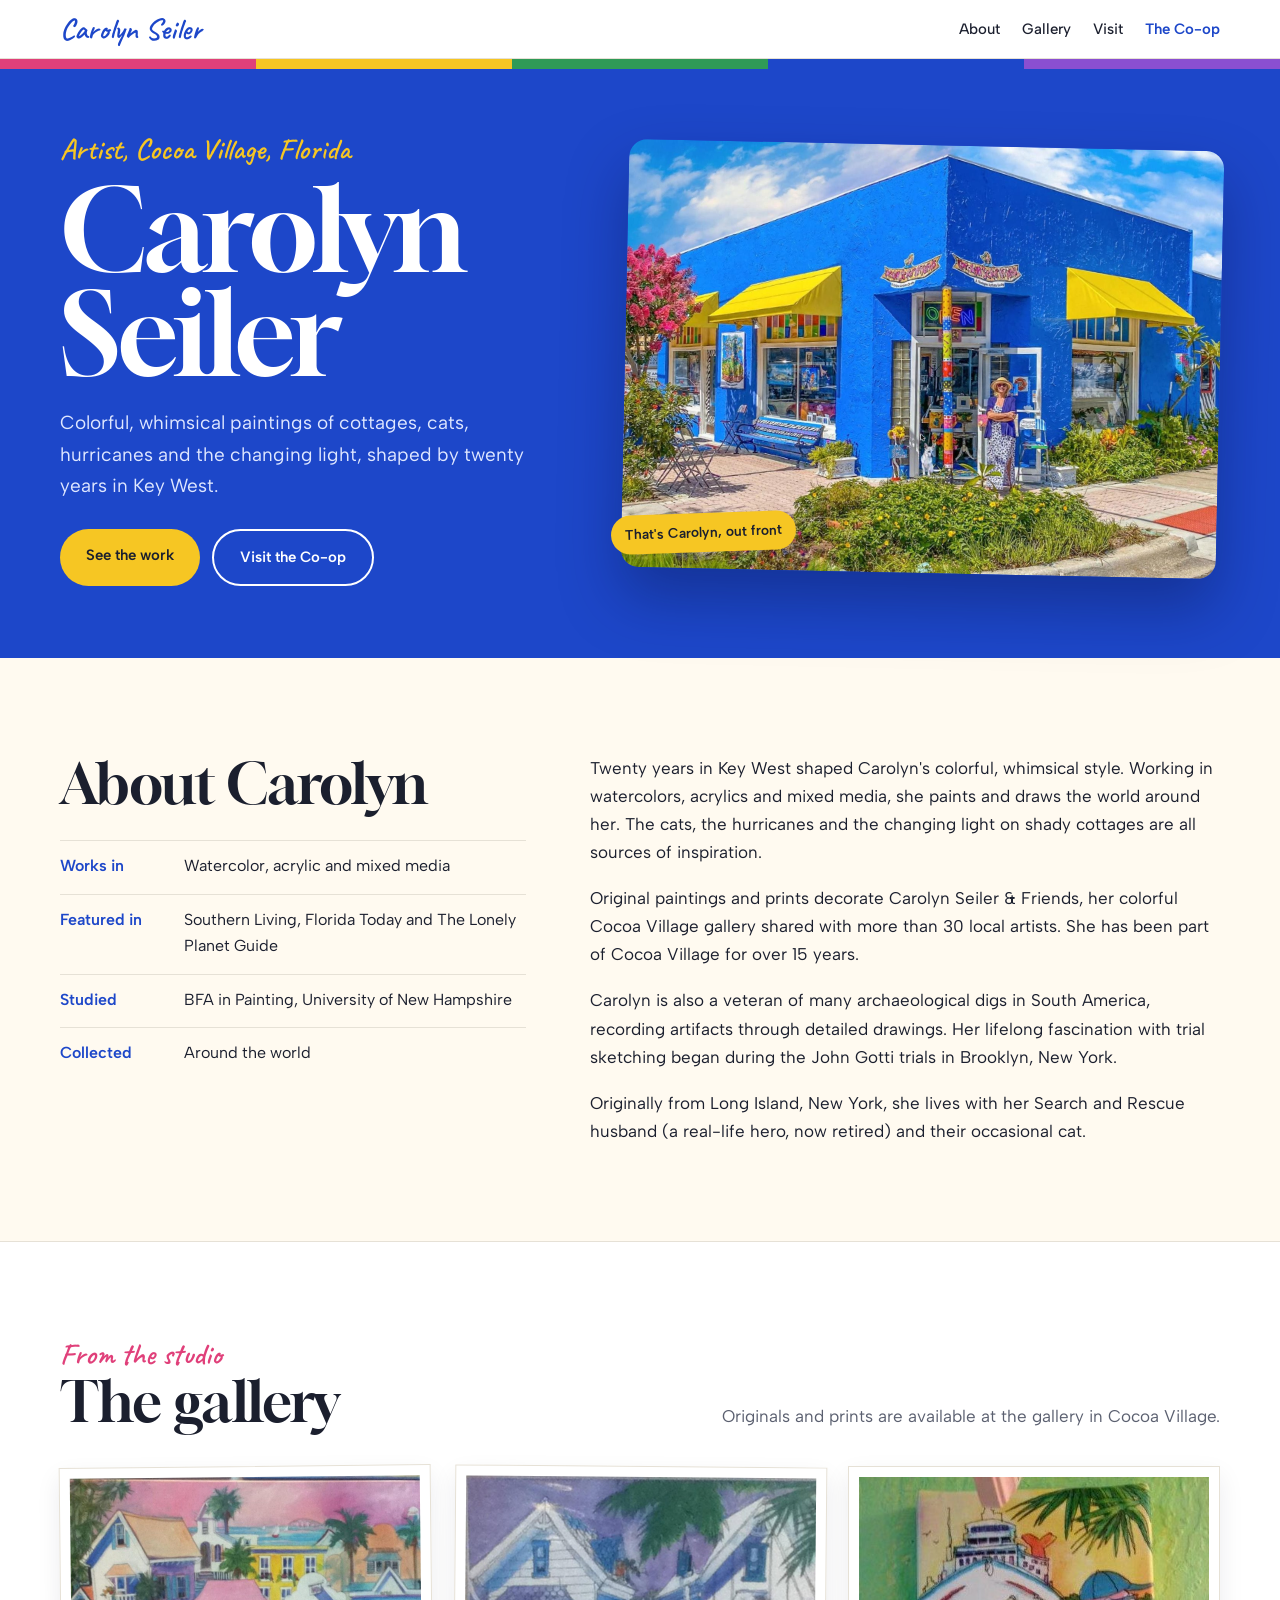
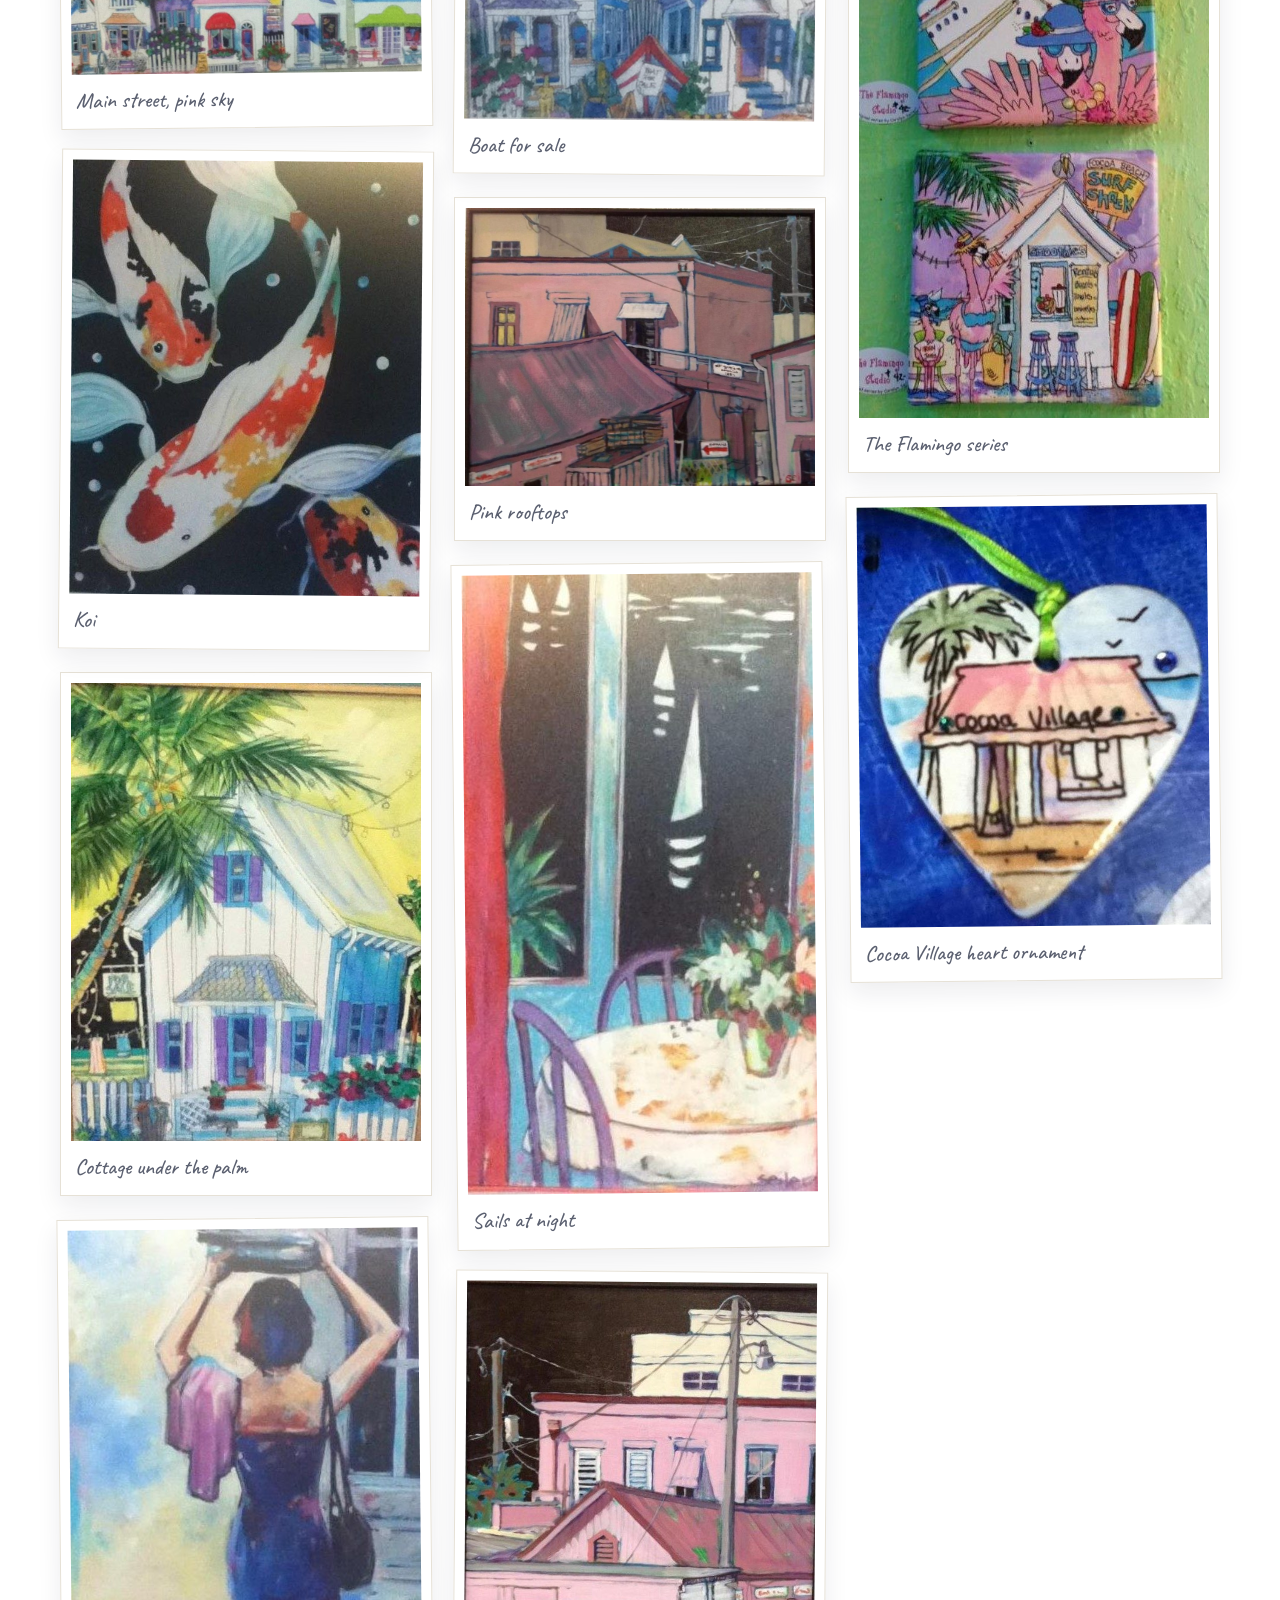
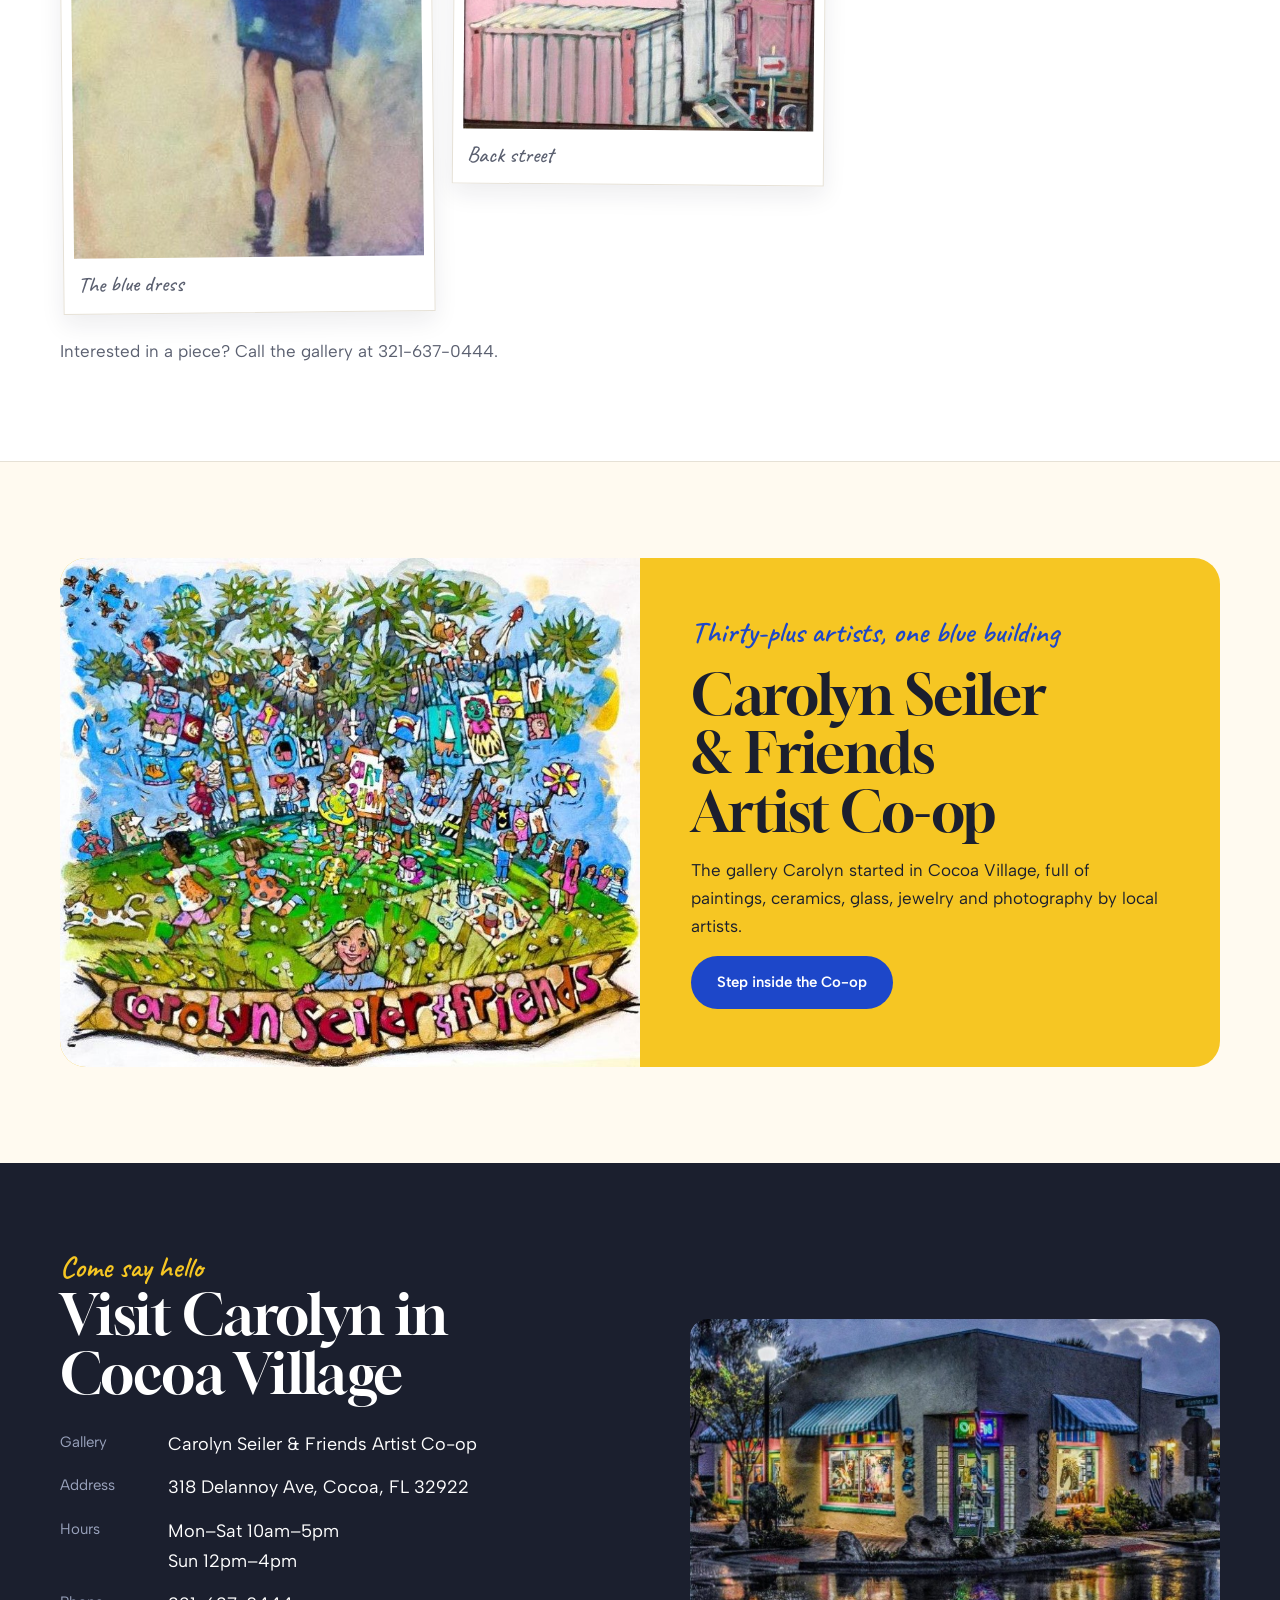
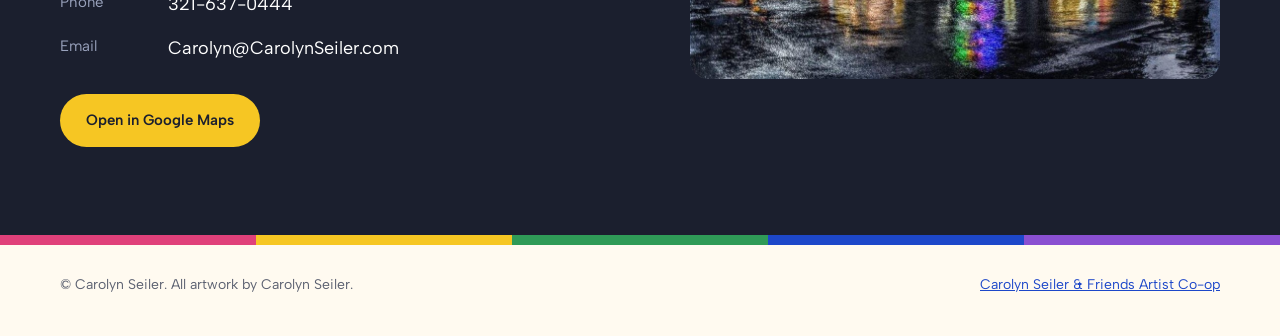
<file: index.html>
<!doctype html>
<html lang="en">
<head>
<meta charset="utf-8">
<meta name="robots" content="noindex">
<meta name="viewport" content="width=device-width, initial-scale=1">
<title>Carolyn Seiler • Artist</title>
<meta name="description" content="Carolyn Seiler is a Cocoa Village, Florida artist known for colorful, whimsical paintings of Key West cottages, cats and coastal light. Visit her at Carolyn Seiler &amp; Friends Artist Co-op.">
<link rel="preconnect" href="https://fonts.googleapis.com">
<link rel="preconnect" href="https://fonts.gstatic.com" crossorigin>
<link rel="stylesheet" href="https://fonts.googleapis.com/css2?family=Gloock&family=Caveat:wght@500;600&family=Albert+Sans:wght@400;500;600&display=swap">
<link rel="stylesheet" href="style.css">
</head>
<body>

<header class="bar gut">
  <div class="inner">
    <a class="sig" href="index.html">Carolyn Seiler</a>
    <nav aria-label="Main">
      <a href="#about">About</a>
      <a href="#gallery">Gallery</a>
      <a href="#visit">Visit</a>
      <a class="coop" href="coop.html">The Co-op</a>
    </nav>
  </div>
</header>
<div class="stripe" aria-hidden="true"></div>

<main>
  <section class="a-hero gut">
    <div class="inner">
      <div>
        <span class="hand">Artist, Cocoa Village, Florida</span>
        <h1>Carolyn Seiler</h1>
        <p>Colorful, whimsical paintings of cottages, cats, hurricanes and the changing light, shaped by twenty years in Key West.</p>
        <div class="actions">
          <a class="btn btn-sun" href="#gallery">See the work</a>
          <a class="btn btn-line" style="border-color:#fff;color:#fff" href="coop.html">Visit the Co-op</a>
        </div>
      </div>
      <figure>
        <img src="shop.jpg" alt="Carolyn Seiler standing outside her bright blue gallery in Cocoa Village">
        <figcaption>That's Carolyn, out front</figcaption>
      </figure>
    </div>
  </section>

  <section class="about gut" id="about">
    <div class="inner">
      <div>
        <h2 class="sec">About Carolyn</h2>
        <ul class="facts">
          <li><b>Works in</b><span>Watercolor, acrylic and mixed media</span></li>
          <li><b>Featured in</b><span>Southern Living, Florida Today and The Lonely Planet Guide</span></li>
          <li><b>Studied</b><span>BFA in Painting, University of New Hampshire</span></li>
          <li><b>Collected</b><span>Around the world</span></li>
        </ul>
      </div>
      <div class="copy">
        <p>Twenty years in Key West shaped Carolyn's colorful, whimsical style. Working in watercolors, acrylics and mixed media, she paints and draws the world around her. The cats, the hurricanes and the changing light on shady cottages are all sources of inspiration.</p>
        <p>Original paintings and prints decorate Carolyn Seiler &amp; Friends, her colorful Cocoa Village gallery shared with more than 30 local artists. She has been part of Cocoa Village for over 15 years.</p>
        <p>Carolyn is also a veteran of many archaeological digs in South America, recording artifacts through detailed drawings. Her lifelong fascination with trial sketching began during the John Gotti trials in Brooklyn, New York.</p>
        <p>Originally from Long Island, New York, she lives with her Search and Rescue husband (a real-life hero, now retired) and their occasional cat.</p>
      </div>
    </div>
  </section>

  <section class="gallery gut" id="gallery">
    <div class="inner">
      <div class="g-head">
        <div><span class="hand">From the studio</span><h2 class="sec">The gallery</h2></div>
        <p class="lede">Originals and prints are available at the gallery in Cocoa Village.</p>
      </div>
      <div class="wall">
        <figure class="piece"><img src="street.jpg" alt="Painting of a colorful row of Key West shops under a pink sky" loading="lazy"><figcaption>Main street, pink sky</figcaption></figure>
        <figure class="piece"><img src="koi.jpg" alt="Painting of koi fish on a dark background" loading="lazy"><figcaption>Koi</figcaption></figure>
        <figure class="piece"><img src="yellow.jpg" alt="Painting of a white cottage under a palm tree with a yellow sky" loading="lazy"><figcaption>Cottage under the palm</figcaption></figure>
        <figure class="piece"><img src="woman.jpg" alt="Painting of a woman in a blue dress seen from behind" loading="lazy"><figcaption>The blue dress</figcaption></figure>
        <figure class="piece"><img src="cottages.jpg" alt="Painting of two white cottages with a boat for sale" loading="lazy"><figcaption>Boat for sale</figcaption></figure>
        <figure class="piece"><img src="rooftops.jpg" alt="Painting of pink buildings and tin rooftops" loading="lazy"><figcaption>Pink rooftops</figcaption></figure>
        <figure class="piece"><img src="sailboat.jpg" alt="Painting of a window looking out at sailboats at night" loading="lazy"><figcaption>Sails at night</figcaption></figure>
        <figure class="piece"><img src="pinkbldg.jpg" alt="Painting of a pink building with power lines" loading="lazy"><figcaption>Back street</figcaption></figure>
        <figure class="piece"><img src="flamingo.jpg" alt="Two painted tiles of flamingos at a cruise ship and a surf shack" loading="lazy"><figcaption>The Flamingo series</figcaption></figure>
        <figure class="piece"><img src="heart.jpg" alt="Hand-painted heart ornament of a Cocoa Village shop" loading="lazy"><figcaption>Cocoa Village heart ornament</figcaption></figure>
      </div>
      <p class="g-note">Interested in a piece? Call the gallery at 321-637-0444.</p>
    </div>
  </section>

  <section class="invite gut">
    <div class="inner">
      <div class="card">
        <img src="illustration.jpg" alt="Carolyn's illustration of artists and children painting under a tree, titled Carolyn Seiler and Friends" loading="lazy">
        <div class="text">
          <span class="hand">Thirty-plus artists, one blue building</span>
          <h2 class="sec">Carolyn Seiler &amp; Friends Artist Co-op</h2>
          <p class="lede" style="color:var(--ink)">The gallery Carolyn started in Cocoa Village, full of paintings, ceramics, glass, jewelry and photography by local artists.</p>
          <div class="actions"><a class="btn btn-blue" href="coop.html">Step inside the Co-op</a></div>
        </div>
      </div>
    </div>
  </section>

  <section class="visit gut" id="visit">
    <div class="inner">
      <div>
        <span class="hand" style="color:var(--sun)">Come say hello</span>
        <h2 class="sec">Visit Carolyn in Cocoa Village</h2>
        <dl>
          <dt>Gallery</dt><dd>Carolyn Seiler &amp; Friends Artist Co-op</dd>
          <dt>Address</dt><dd class="sel">318 Delannoy Ave, Cocoa, FL 32922</dd>
          <dt>Hours</dt><dd>Mon–Sat 10am–5pm<br>Sun 12pm–4pm</dd>
          <dt>Phone</dt><dd class="sel">321-637-0444</dd>
          <dt>Email</dt><dd class="sel">Carolyn@CarolynSeiler.com</dd>
        </dl>
        <div class="actions">
          <a class="btn btn-sun" href="https://www.google.com/maps?q=318+Delannoy+Ave,+Cocoa,+FL+32922" target="_blank" rel="noopener">Open in Google Maps</a>
        </div>
      </div>
      <figure><img src="night.jpg" alt="The gallery at night with its neon OPEN sign reflected on a wet street" loading="lazy"></figure>
    </div>
  </section>
</main>

<div class="stripe" aria-hidden="true"></div>
<footer class="gut">
  <div class="inner">
    <span>© Carolyn Seiler. All artwork by Carolyn Seiler.</span>
    <a href="coop.html">Carolyn Seiler &amp; Friends Artist Co-op</a>
  </div>
</footer>
</body>
</html>
</file>
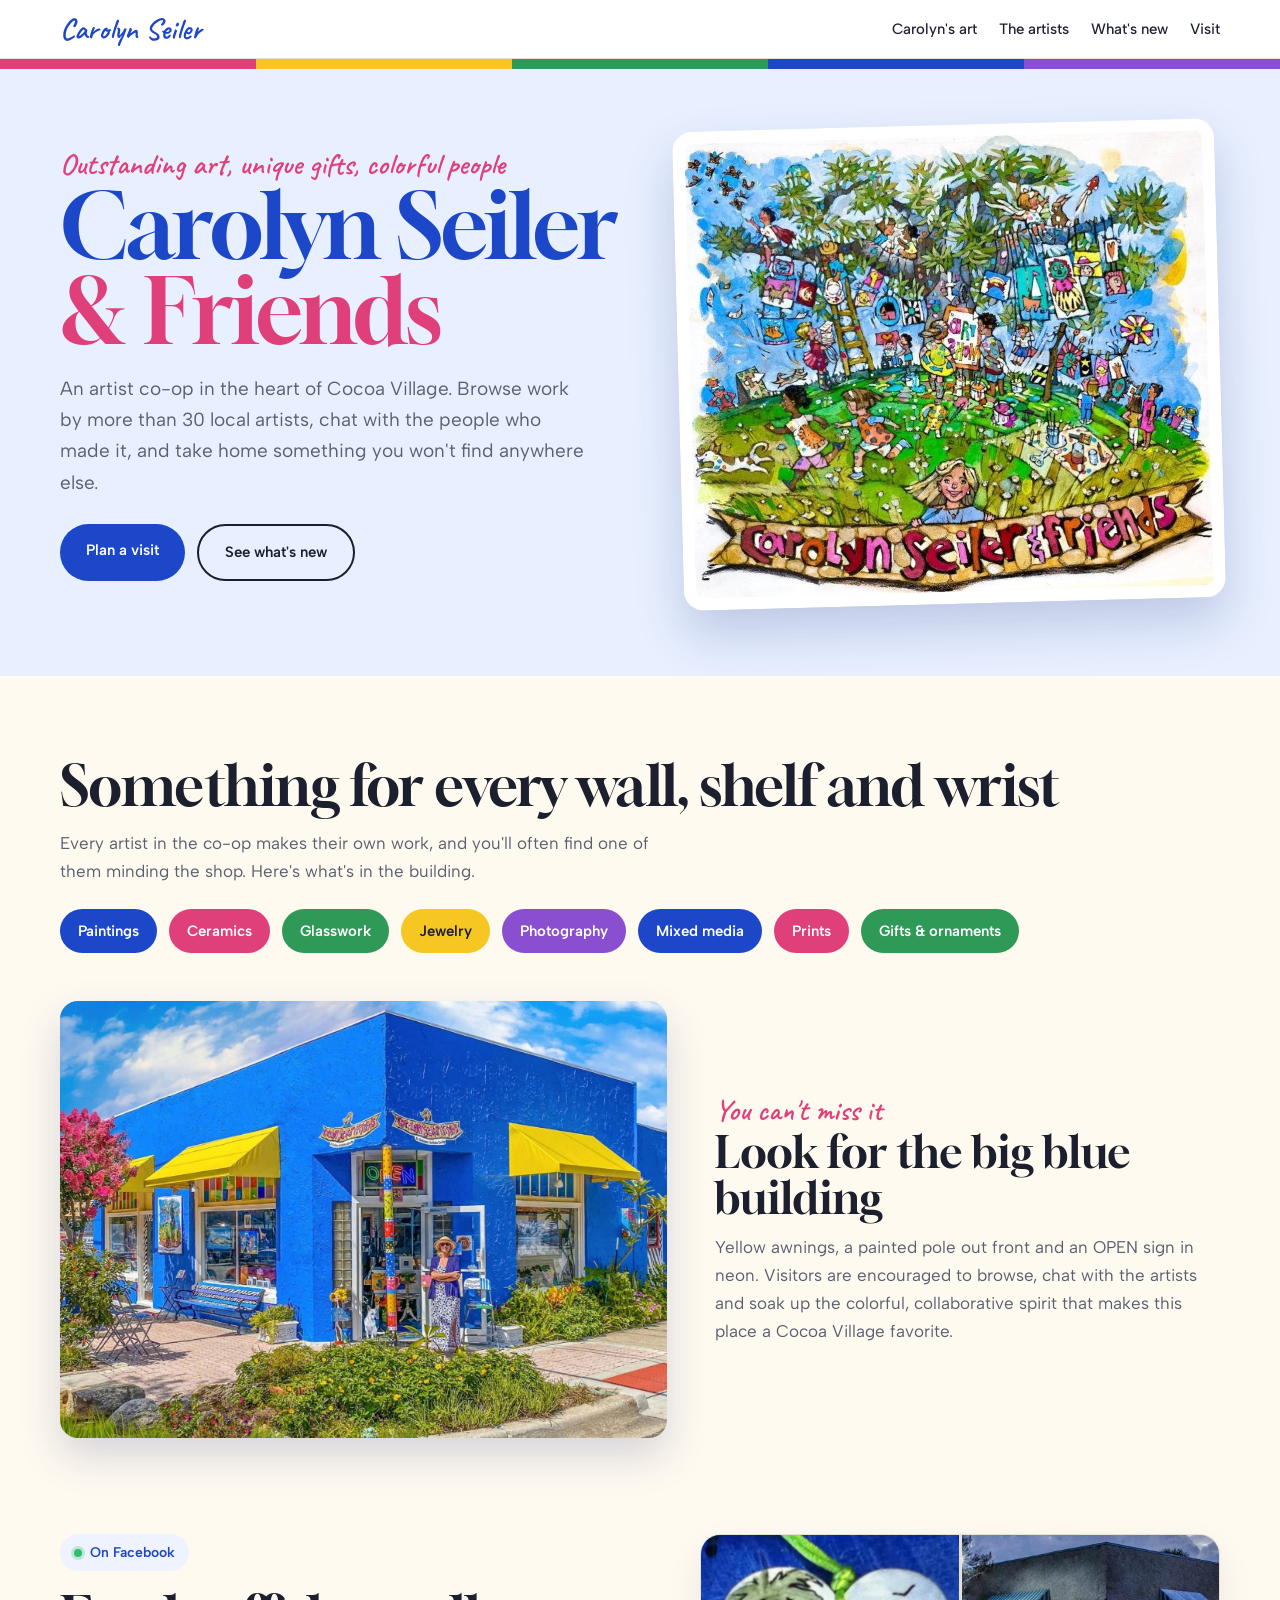
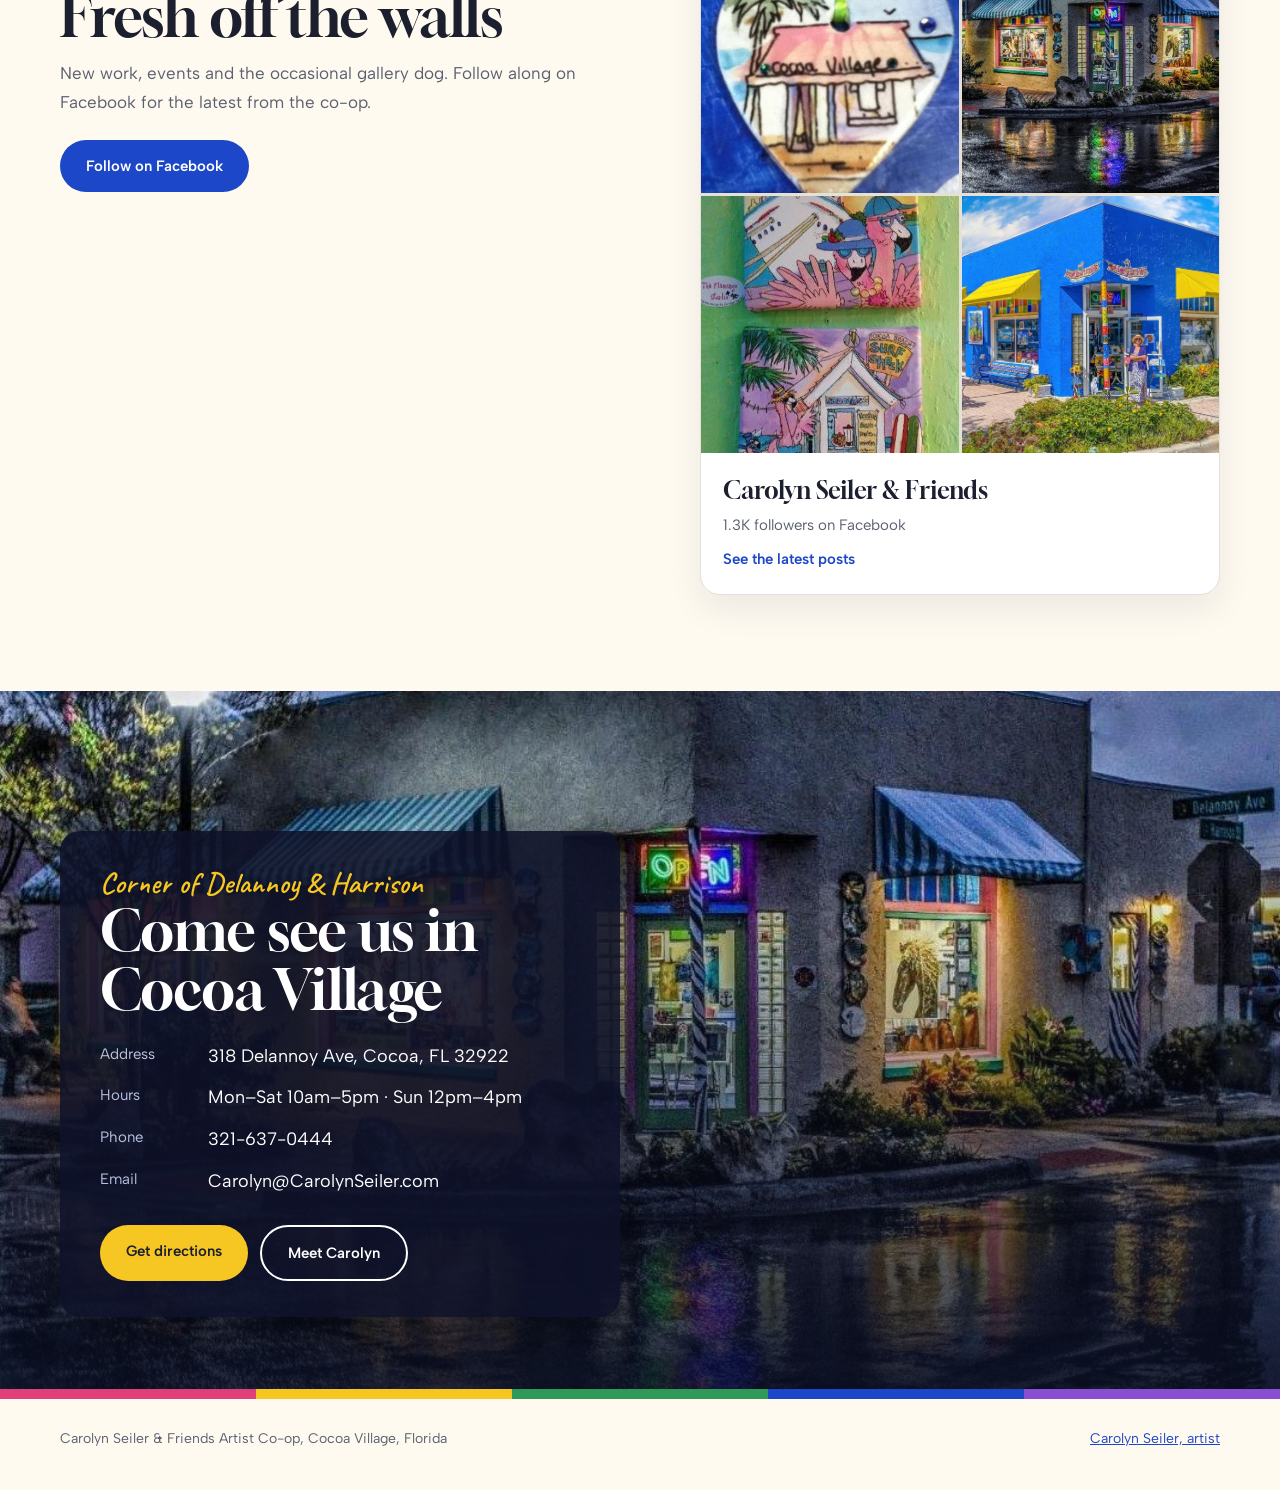
<file: coop.html>
<!doctype html>
<html lang="en">
<head>
<meta charset="utf-8">
<meta name="robots" content="noindex">
<meta name="viewport" content="width=device-width, initial-scale=1">
<title>Carolyn Seiler &amp; Friends Artist Co-op • Cocoa Village</title>
<meta name="description" content="Carolyn Seiler &amp; Friends is an artist co-op in Cocoa Village, Florida, with paintings, ceramics, glass, jewelry, photography and mixed media from more than 30 local artists.">
<link rel="preconnect" href="https://fonts.googleapis.com">
<link rel="preconnect" href="https://fonts.gstatic.com" crossorigin>
<link rel="stylesheet" href="https://fonts.googleapis.com/css2?family=Gloock&family=Caveat:wght@500;600&family=Albert+Sans:wght@400;500;600&display=swap">
<link rel="stylesheet" href="style.css">
</head>
<body>

<header class="bar gut">
  <div class="inner">
    <a class="sig" href="index.html">Carolyn Seiler</a>
    <nav aria-label="Main">
      <a href="index.html">Carolyn's art</a>
      <a href="#artists">The artists</a>
      <a href="#latest">What's new</a>
      <a href="#visit">Visit</a>
    </nav>
  </div>
</header>
<div class="stripe" aria-hidden="true"></div>

<main>
  <section class="c-hero gut">
    <div class="inner">
      <div>
        <span class="hand">Outstanding art, unique gifts, colorful people</span>
        <h1>Carolyn Seiler <span>&amp; Friends</span></h1>
        <p>An artist co-op in the heart of Cocoa Village. Browse work by more than 30 local artists, chat with the people who made it, and take home something you won't find anywhere else.</p>
        <div class="actions">
          <a class="btn btn-blue" href="#visit">Plan a visit</a>
          <a class="btn btn-line" href="#latest">See what's new</a>
        </div>
      </div>
      <figure><img src="illustration.jpg" alt="Carolyn's illustration of artists and children making art under a big tree, titled Carolyn Seiler and Friends"></figure>
    </div>
  </section>

  <section class="mediums gut" id="artists">
    <div class="inner">
      <h2 class="sec">Something for every wall, shelf and wrist</h2>
      <p class="lede" style="margin-top:14px">Every artist in the co-op makes their own work, and you'll often find one of them minding the shop. Here's what's in the building.</p>
      <ul class="chips">
        <li>Paintings</li><li>Ceramics</li><li>Glasswork</li><li>Jewelry</li><li>Photography</li><li>Mixed media</li><li>Prints</li><li>Gifts &amp; ornaments</li>
      </ul>
      <div class="building">
        <img src="shop.jpg" alt="The co-op's bright blue building with yellow awnings on Delannoy Avenue" loading="lazy">
        <div>
          <span class="hand">You can't miss it</span>
          <h3 class="sec" style="font-family:var(--display);font-weight:400;font-size:clamp(30px,3.6vw,44px);line-height:1.05">Look for the big blue building</h3>
          <p>Yellow awnings, a painted pole out front and an OPEN sign in neon. Visitors are encouraged to browse, chat with the artists and soak up the colorful, collaborative spirit that makes this place a Cocoa Village favorite.</p>
        </div>
      </div>
    </div>
  </section>

  <section class="feed gut" id="latest">
    <div class="inner">
      <div>
        <span class="live">On Facebook</span>
        <h2 class="sec">Fresh off the walls</h2>
        <p class="lede">New work, events and the occasional gallery dog. Follow along on Facebook for the latest from the co-op.</p>
        <div class="actions" style="margin-top:24px"><a class="btn btn-blue" href="https://www.facebook.com/CarolynSeilersFriends" target="_blank" rel="noopener">Follow on Facebook</a></div>
      </div>
      <a class="fb-card" href="https://www.facebook.com/CarolynSeilersFriends" target="_blank" rel="noopener">
        <div class="fb-grid">
          <img src="heart.jpg" alt="Hand-painted Cocoa Village heart ornament" loading="lazy">
          <img src="night.jpg" alt="The gallery lit up at night" loading="lazy">
          <img src="flamingo.jpg" alt="Painted flamingo tiles" loading="lazy">
          <img src="shop.jpg" alt="The blue gallery building on a sunny day" loading="lazy">
        </div>
        <div class="fb-meta"><b>Carolyn Seiler &amp; Friends</b><span>1.3K followers on Facebook</span><span class="fb-go">See the latest posts</span></div>
      </a>
    </div>
  </section>

  <section class="night gut" id="visit">
    <img src="night.jpg" alt="The co-op at night, its neon OPEN sign reflected in a rainy street" loading="lazy">
    <div class="inner"><div class="panel">
      <span class="hand" style="color:var(--sun)">Corner of Delannoy &amp; Harrison</span>
      <h2 class="sec">Come see us in Cocoa Village</h2>
      <dl>
        <dt>Address</dt><dd class="sel">318 Delannoy Ave, Cocoa, FL 32922</dd>
        <dt>Hours</dt><dd>Mon–Sat 10am–5pm · Sun 12pm–4pm</dd>
        <dt>Phone</dt><dd class="sel">321-637-0444</dd>
        <dt>Email</dt><dd class="sel">Carolyn@CarolynSeiler.com</dd>
      </dl>
      <div class="actions">
        <a class="btn btn-sun" href="https://www.google.com/maps?q=318+Delannoy+Ave,+Cocoa,+FL+32922" target="_blank" rel="noopener">Get directions</a>
        <a class="btn btn-line" style="border-color:#fff;color:#fff" href="index.html">Meet Carolyn</a>
      </div>
    </div></div>
  </section>
</main>

<div class="stripe" aria-hidden="true"></div>
<footer class="gut">
  <div class="inner">
    <span>Carolyn Seiler &amp; Friends Artist Co-op, Cocoa Village, Florida</span>
    <a href="index.html">Carolyn Seiler, artist</a>
  </div>
</footer>
</body>
</html>
</file>
<file: style.css>
/* Carolyn Seiler: bright Florida-shopfront palette taken from the gallery's cobalt walls and yellow awnings. */
:root{
  --cobalt:#1d47c9;
  --cobalt-dk:#14329a;
  --sun:#f6c623;
  --hibiscus:#e0407a;
  --palm:#2f9a57;
  --sky:#e8f0ff;
  --cream:#fffaf0;
  --ink:#1b1f2e;
  --muted:#5b6070;
  --line:#e6e1d6;
  --white:#ffffff;
  --display:"Gloock",Georgia,"Times New Roman",serif;
  --hand:"Caveat","Bradley Hand","Segoe Print",cursive;
  --body:"Albert Sans",-apple-system,"Segoe UI",Helvetica,Arial,sans-serif;
  color-scheme:light;
}
*{box-sizing:border-box}
html{scroll-behavior:smooth}
@media (prefers-reduced-motion:reduce){html{scroll-behavior:auto}}
body{margin:0;background:var(--cream);color:var(--ink);font-family:var(--body);font-size:17px;line-height:1.65;-webkit-font-smoothing:antialiased}
h1,h2,h3,p,figure,dl,dd,ul{margin:0}
ul{padding:0;list-style:none}
img{display:block;max-width:100%}
a{color:inherit}
a:focus-visible{outline:3px solid var(--sun);outline-offset:3px}
.gut{padding-left:max(20px,env(safe-area-inset-left,0px));padding-right:max(20px,env(safe-area-inset-right,0px))}
.inner{max-width:1160px;margin:0 auto}

/* top bar */
.bar{background:var(--white);border-bottom:1px solid var(--line);padding-block:14px}
.bar .inner{display:flex;justify-content:space-between;align-items:center;gap:12px;flex-wrap:wrap}
.sig{font-family:var(--hand);font-weight:600;font-size:30px;line-height:1;color:var(--cobalt);text-decoration:none}
.bar nav{display:flex;gap:22px;flex-wrap:wrap;font-size:15px;font-weight:500}
.bar nav a{text-decoration:none}
.bar nav a:hover{color:var(--hibiscus)}
.bar nav a.coop{color:var(--cobalt);font-weight:600}

/* stripe accent: the shop's stained-glass transom */
.stripe{height:10px;background:linear-gradient(90deg,var(--hibiscus) 0 20%,var(--sun) 20% 40%,var(--palm) 40% 60%,var(--cobalt) 60% 80%,#8a4fd1 80% 100%)}

.btn{display:inline-block;padding:14px 26px;border-radius:999px;font-weight:600;font-size:15px;text-decoration:none;transition:transform .15s,background .2s}
.btn:hover{transform:translateY(-1px)}
.btn-blue{background:var(--cobalt);color:var(--white)}
.btn-blue:hover{background:var(--cobalt-dk)}
.btn-sun{background:var(--sun);color:var(--ink)}
.btn-line{border:2px solid var(--ink);color:var(--ink)}
.actions{display:flex;flex-wrap:wrap;gap:12px}

h2.sec{font-family:var(--display);font-weight:400;font-size:clamp(34px,4.6vw,56px);line-height:1.04;letter-spacing:-.01em;text-wrap:balance}
.hand{font-family:var(--hand);font-weight:600;color:var(--hibiscus);font-size:clamp(24px,2.6vw,30px);line-height:1.1}
.lede{color:var(--muted);max-width:56ch}

/* artist hero */
.a-hero{background:var(--cobalt);color:var(--white)}
.a-hero .inner{display:grid;grid-template-columns:1fr 1.15fr;gap:48px;align-items:center;padding-block:64px 72px}
.a-hero h1{font-family:var(--display);font-weight:400;font-size:clamp(60px,9vw,124px);line-height:.9;letter-spacing:-.02em}
.a-hero .hand{color:var(--sun);margin-bottom:12px;display:block}
.a-hero p{margin-top:22px;max-width:40ch;font-size:clamp(17px,1.8vw,19px);color:#dfe7ff}
.a-hero .actions{margin-top:28px}
.a-hero figure{position:relative}
.a-hero figure img{width:100%;border-radius:18px;box-shadow:0 30px 60px rgba(5,15,60,.35);transform:rotate(1.2deg)}
.a-hero figcaption{position:absolute;left:-14px;bottom:22px;background:var(--sun);color:var(--ink);font-weight:600;font-size:14px;padding:8px 14px;border-radius:999px;transform:rotate(-2deg)}
@media (max-width:860px){.a-hero .inner{grid-template-columns:1fr;gap:36px;padding-block:44px 56px}.a-hero figcaption{left:10px}}

/* about */
.about{padding-block:96px}
.about .inner{display:grid;grid-template-columns:.85fr 1.15fr;gap:64px;align-items:start}
.about .copy p{color:var(--ink);margin-bottom:18px;max-width:60ch}
.about .copy p:last-child{margin-bottom:0}
.facts{display:grid;gap:14px;margin-top:28px}
.facts li{display:flex;gap:14px;align-items:baseline;border-top:1px solid var(--line);padding-top:12px;font-size:16px}
.facts b{min-width:110px;color:var(--cobalt);font-weight:600}
@media (max-width:860px){.about .inner{grid-template-columns:1fr;gap:28px}.about{padding-block:64px}}

/* gallery: salon-style hang */
.gallery{background:var(--white);padding-block:96px;border-top:1px solid var(--line);border-bottom:1px solid var(--line)}
.g-head{display:flex;justify-content:space-between;align-items:end;gap:20px;flex-wrap:wrap;margin-bottom:36px}
.wall{columns:3 280px;column-gap:22px}
.piece{break-inside:avoid;margin-bottom:22px;background:var(--white);padding:10px;border:1px solid var(--line);box-shadow:0 10px 24px rgba(20,25,50,.08)}
.piece:nth-child(3n+1){transform:rotate(-.6deg)}
.piece:nth-child(3n+2){transform:rotate(.5deg)}
.piece img{width:100%}
.piece figcaption{font-family:var(--hand);font-size:22px;font-weight:500;color:var(--muted);padding:8px 4px 0}
.g-note{margin-top:24px;color:var(--muted)}
@media (max-width:860px){.gallery{padding-block:64px}}

/* co-op invitation */
.invite{padding-block:96px}
.invite .card{display:grid;grid-template-columns:1fr 1fr;border-radius:26px;overflow:hidden;background:var(--sun)}
.invite .card img{width:100%;height:100%;object-fit:cover;min-height:340px}
.invite .text{padding:48px clamp(24px,4vw,56px);display:flex;flex-direction:column;justify-content:center;gap:16px}
.invite .hand{color:var(--cobalt)}
@media (max-width:860px){.invite .card{grid-template-columns:1fr}.invite .card img{min-height:240px}.invite{padding-block:64px}}

/* visit */
.visit{background:var(--ink);color:var(--white);padding-block:88px}
.visit .inner{display:grid;grid-template-columns:1.1fr 1fr;gap:48px;align-items:center}
.visit h2.sec{color:var(--white)}
.visit dl{display:grid;grid-template-columns:90px minmax(0,1fr);gap:14px 18px;margin-top:28px}
.visit dt{color:#9aa3bd;font-size:15px}
.visit dd{font-size:18px}
.sel{user-select:all;-webkit-user-select:all}
.visit .actions{margin-top:30px}
.visit figure img{width:100%;border-radius:18px}
@media (max-width:860px){.visit .inner{grid-template-columns:1fr}.visit{padding-block:64px}}

footer{padding-block:28px 40px;font-size:14px;color:var(--muted)}
footer .inner{display:flex;flex-wrap:wrap;justify-content:space-between;gap:10px}
footer a{color:var(--cobalt)}

/* ---------- co-op page ---------- */
.c-hero{background:var(--sky);padding-block:56px 72px;overflow:hidden}
.c-hero .inner{display:grid;grid-template-columns:1.05fr 1fr;gap:48px;align-items:center}
.c-hero h1{font-family:var(--display);font-weight:400;font-size:clamp(48px,7vw,96px);line-height:.95;letter-spacing:-.02em;color:var(--cobalt)}
.c-hero h1 span{display:block;color:var(--hibiscus)}
.c-hero p{margin-top:20px;max-width:44ch;font-size:clamp(17px,1.8vw,19px);color:var(--muted)}
.c-hero .actions{margin-top:26px}
.c-hero figure img{width:100%;border-radius:20px;box-shadow:0 24px 50px rgba(20,40,120,.2);transform:rotate(-1.5deg);background:var(--white);padding:12px}
@media (max-width:860px){.c-hero .inner{grid-template-columns:1fr}}

.mediums{padding-block:80px 40px}
.chips{display:flex;flex-wrap:wrap;gap:12px;margin-top:24px}
.chips li{padding:10px 18px;border-radius:999px;font-weight:600;font-size:15px;color:var(--white)}
.chips li:nth-child(5n+1){background:var(--cobalt)}
.chips li:nth-child(5n+2){background:var(--hibiscus)}
.chips li:nth-child(5n+3){background:var(--palm)}
.chips li:nth-child(5n+4){background:var(--sun);color:var(--ink)}
.chips li:nth-child(5n+5){background:#8a4fd1}

.feed{padding-block:56px 96px}
.feed .inner{display:grid;grid-template-columns:1fr minmax(0,520px);gap:56px;align-items:start}
.feed .live{display:inline-flex;align-items:center;gap:8px;background:#eef3ff;color:var(--cobalt);border-radius:999px;padding:7px 14px;font-weight:600;font-size:14px;margin-bottom:16px}
.feed .live::before{content:"";width:8px;height:8px;border-radius:50%;background:#2fbf6b;box-shadow:0 0 0 3px rgba(47,191,107,.25)}
.feed .lede{margin-top:14px}
.fb-frame{position:relative;background:var(--white);border:1px solid var(--line);border-radius:18px;overflow:hidden;min-height:700px;box-shadow:0 14px 34px rgba(20,25,50,.08)}
.fb-frame iframe{position:relative;z-index:2;display:block;width:100%;height:700px;border:0}
.fb-fallback{position:absolute;inset:0;display:flex;flex-direction:column;align-items:center;justify-content:center;gap:14px;text-align:center;padding:32px;color:var(--muted)}
.fb-fallback b{font-family:var(--display);font-weight:400;font-size:28px;color:var(--ink)}
@media (max-width:900px){.feed .inner{grid-template-columns:1fr}.fb-frame{min-height:620px}.fb-frame iframe{height:620px}}
.fb-card{display:block;background:var(--white);border:1px solid var(--line);border-radius:20px;overflow:hidden;text-decoration:none;color:var(--ink);box-shadow:0 14px 34px rgba(20,25,50,.08);transition:transform .2s}
.fb-card:hover{transform:translateY(-3px)}
.fb-grid{display:grid;grid-template-columns:1fr 1fr;gap:3px;background:var(--line)}
.fb-grid img{width:100%;aspect-ratio:1/1;object-fit:cover}
.fb-meta{display:grid;gap:2px;padding:18px 22px 22px}
.fb-meta b{font-family:var(--display);font-weight:400;font-size:24px}
.fb-meta span{color:var(--muted);font-size:15px}
.fb-meta .fb-go{color:var(--cobalt);font-weight:600;margin-top:8px}

.night{position:relative;color:var(--white);padding-block:140px 72px;background:var(--ink)}
.night > img{position:absolute;inset:0;width:100%;height:100%;object-fit:cover}
.night::after{content:"";position:absolute;inset:0;background:linear-gradient(180deg,rgba(10,15,35,0) 30%,rgba(10,15,35,.85) 100%)}
.night .inner{position:relative;z-index:2}
.night .panel{max-width:560px;background:rgba(14,18,40,.88);border-radius:20px;padding:36px clamp(22px,4vw,40px);box-shadow:0 20px 50px rgba(0,0,0,.35)}

.building{display:grid;grid-template-columns:1.2fr 1fr;gap:48px;align-items:center;margin-top:48px}
.building img{width:100%;border-radius:18px;box-shadow:0 18px 40px rgba(20,40,120,.18)}
.building p{color:var(--muted);max-width:44ch;margin-top:12px}
@media (max-width:860px){.building{grid-template-columns:1fr;gap:24px}}
.night h2.sec{color:var(--white);max-width:16ch}
.night dl{display:grid;grid-template-columns:90px minmax(0,1fr);gap:12px 18px;margin-top:24px;max-width:520px}
.night dt{color:#b9c3e0;font-size:15px}
.night dd{font-size:18px}
.night .actions{margin-top:28px}
</file>
